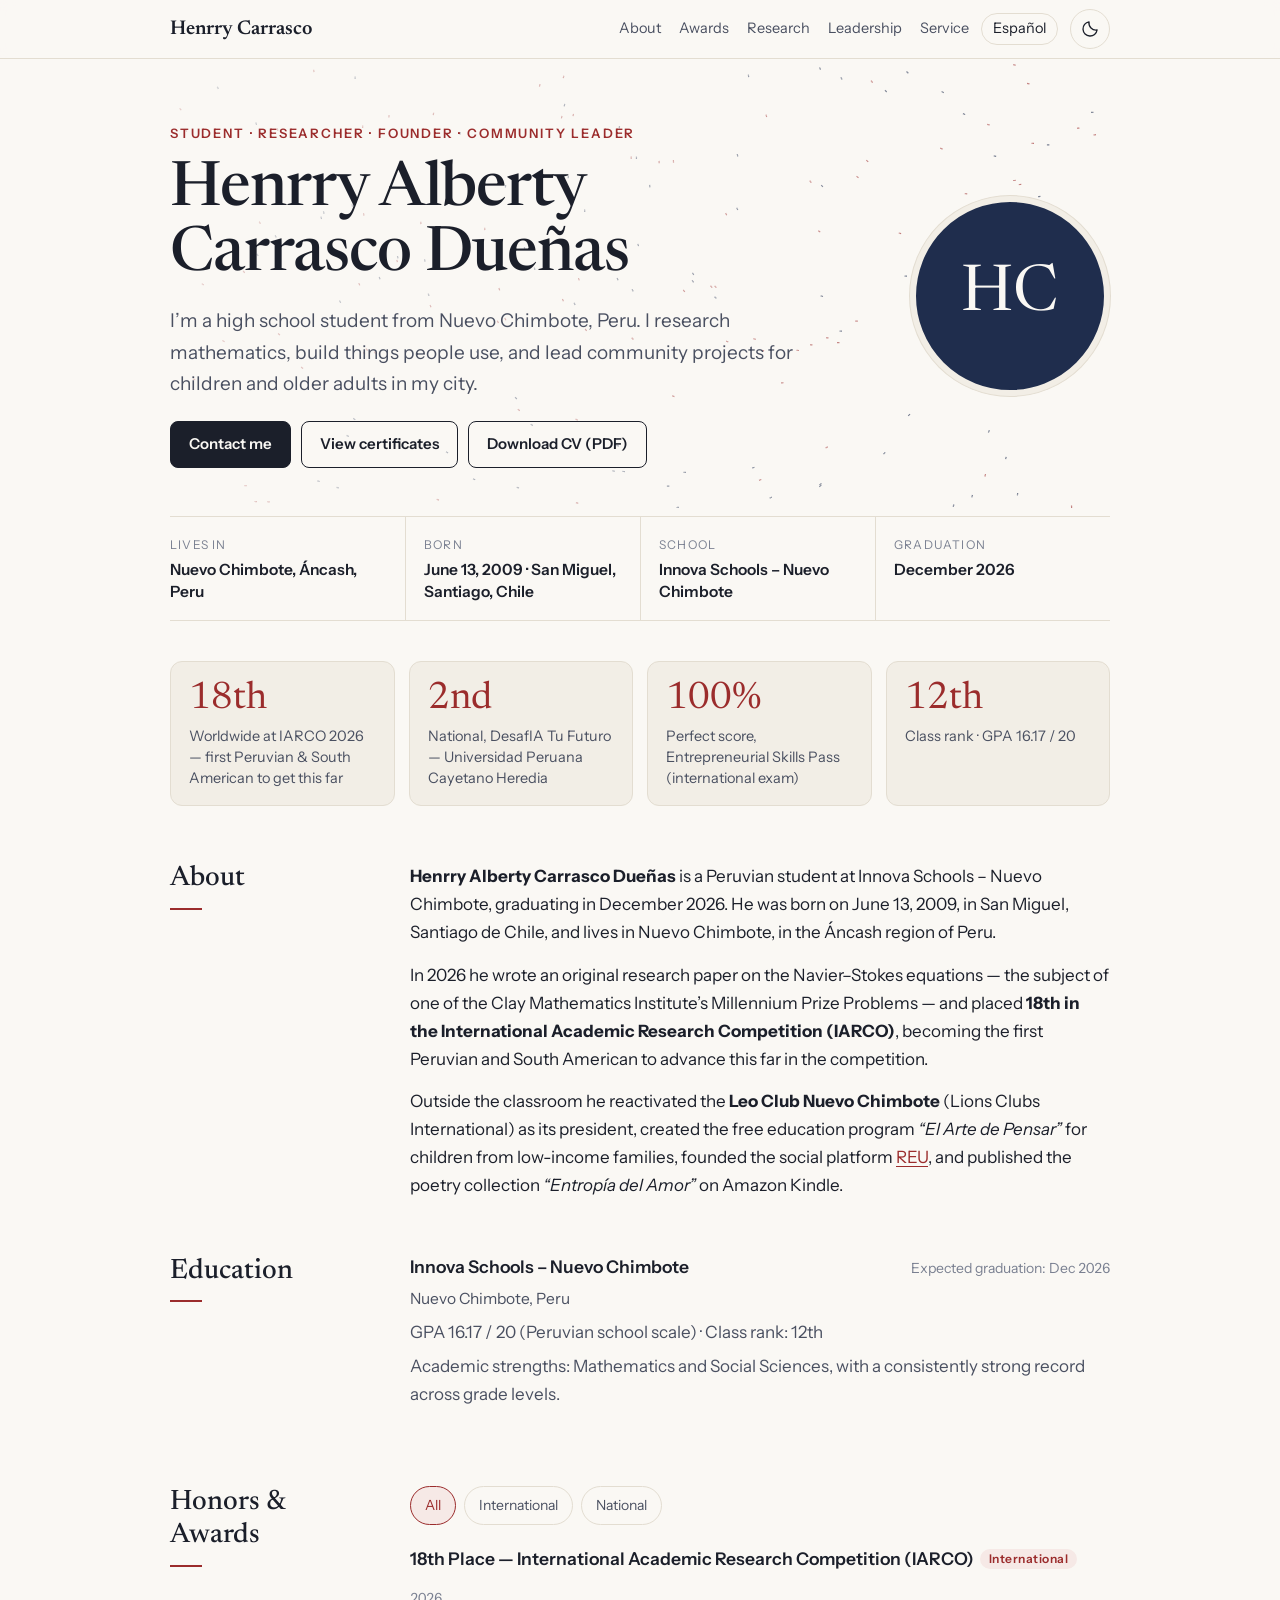
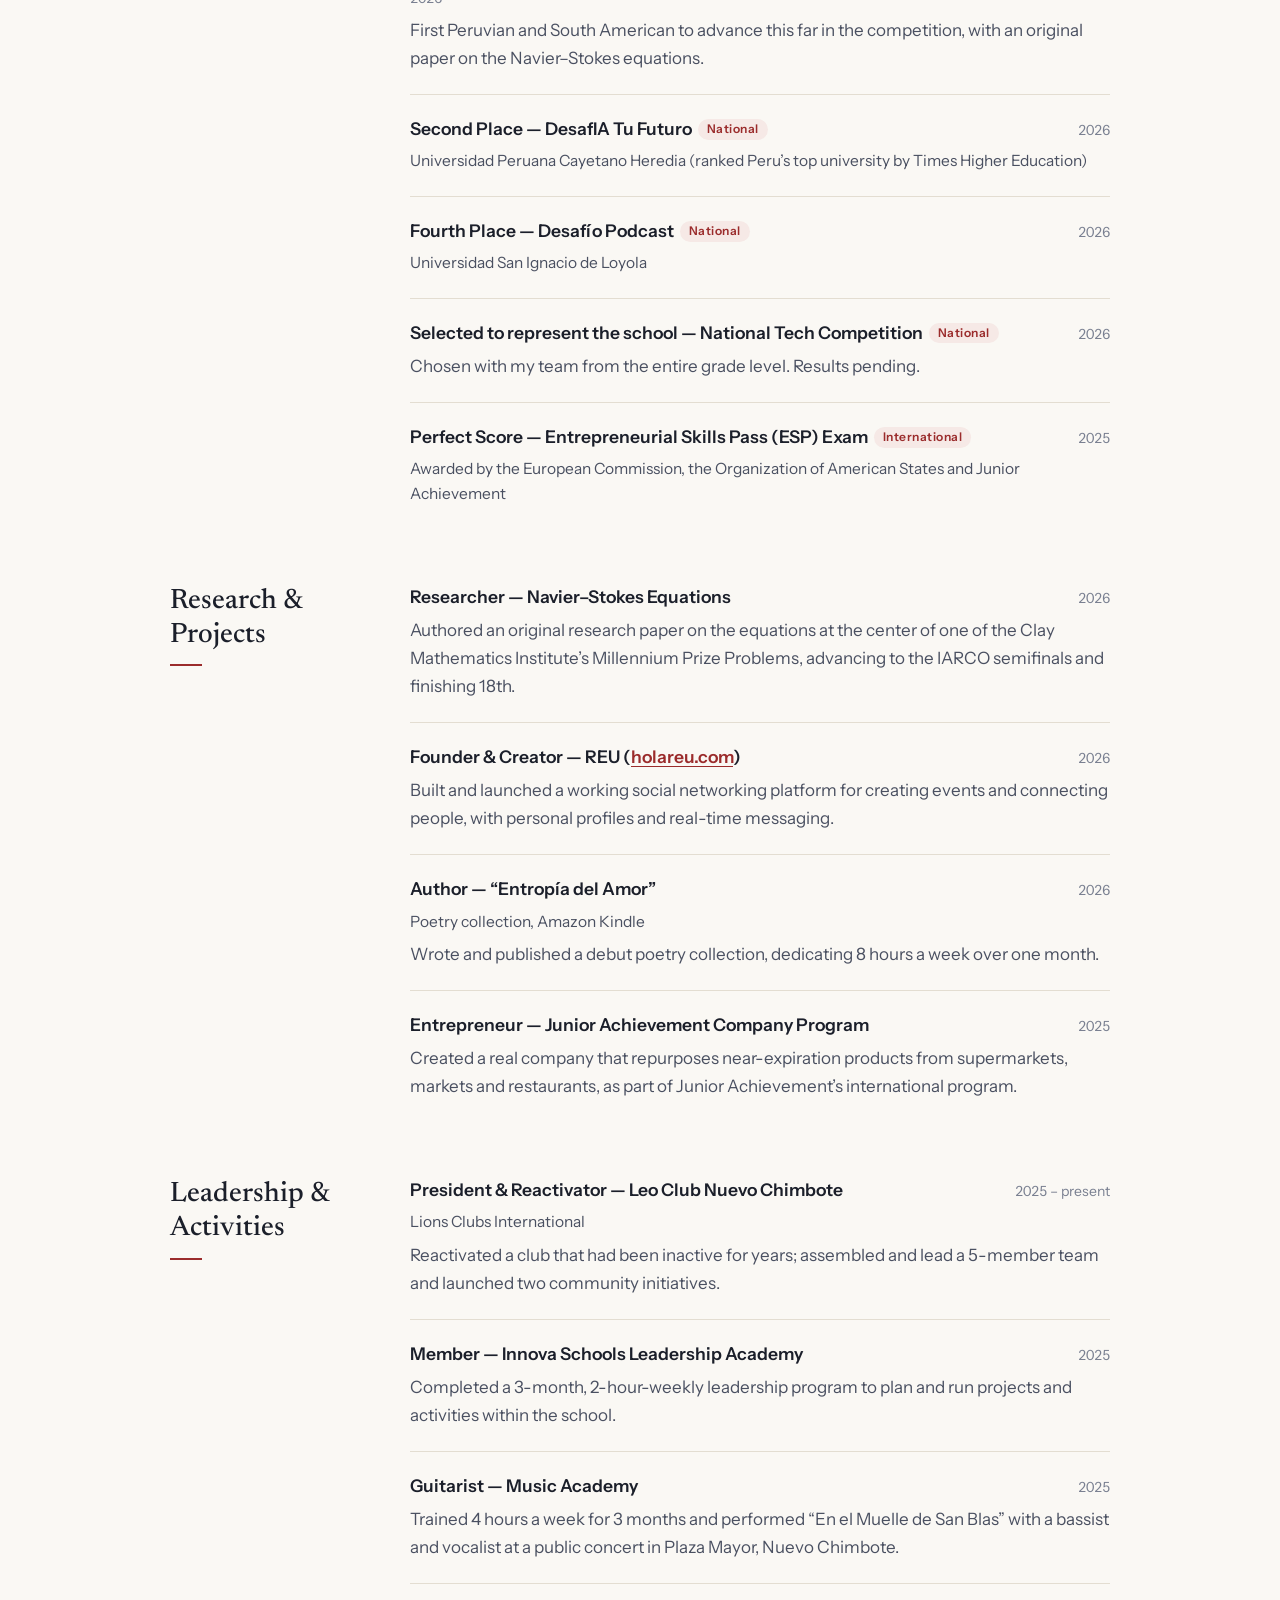
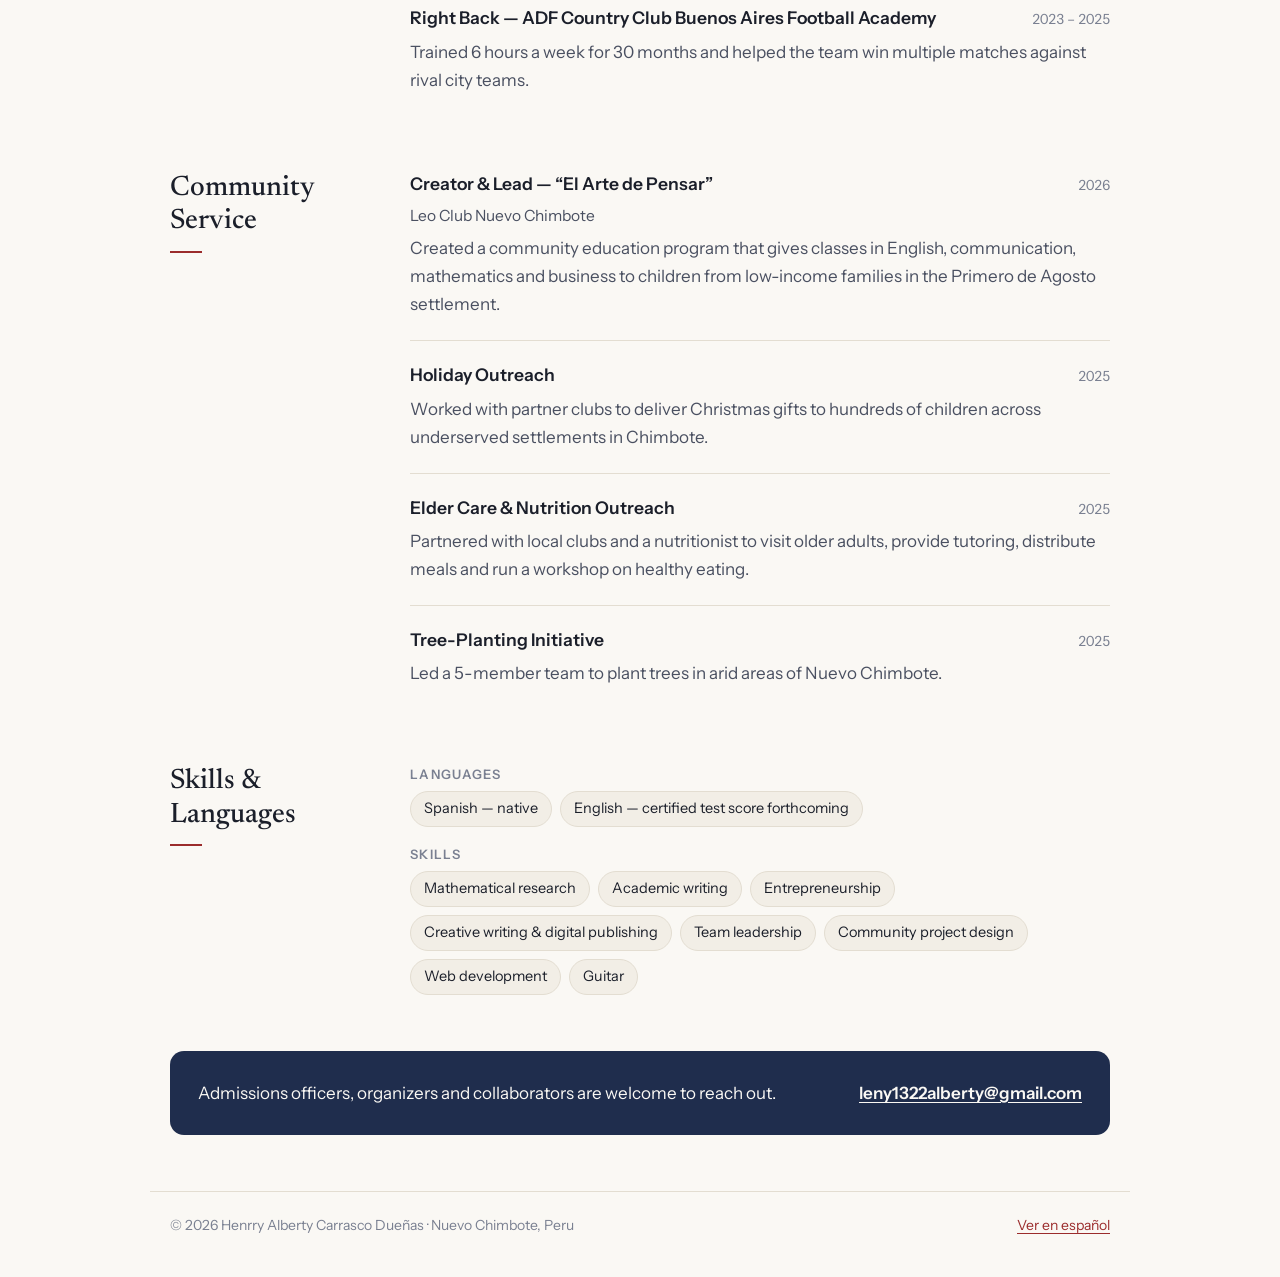
<file: index.html>
<!doctype html>
<html lang="en">
<head>
  <meta charset="utf-8">
  <meta name="viewport" content="width=device-width, initial-scale=1">
  <title>Henrry Carrasco Dueñas — Student Researcher, Founder &amp; Community Leader | Nuevo Chimbote, Peru</title>
  <meta name="description" content="Official website of Henrry Alberty Carrasco Dueñas, a student from Nuevo Chimbote, Peru: 18th place at IARCO 2026, 2nd place at UPCH's DesafIA Tu Futuro, President of Leo Club Nuevo Chimbote, founder of REU and author of “Entropía del Amor”.">
  <meta name="author" content="Henrry Alberty Carrasco Dueñas">
  <link rel="canonical" href="https://henrrycarrasco.me/">
  <link rel="alternate" hreflang="en" href="https://henrrycarrasco.me/">
  <link rel="alternate" hreflang="es" href="https://henrrycarrasco.me/es/">
  <link rel="alternate" hreflang="x-default" href="https://henrrycarrasco.me/">
  <link rel="icon" href="favicon.svg" type="image/svg+xml">
  <meta name="theme-color" content="#1f2d4d">

  <!-- Open Graph (how the link looks when shared) -->
  <meta property="og:type" content="profile">
  <meta property="og:title" content="Henrry Carrasco Dueñas">
  <meta property="og:description" content="Student researcher, founder and community leader from Nuevo Chimbote, Peru.">
  <meta property="og:url" content="https://henrrycarrasco.me/">
  <meta property="og:locale" content="en_US">
  <meta property="og:locale:alternate" content="es_PE">
  <meta property="profile:first_name" content="Henrry">
  <meta property="profile:last_name" content="Carrasco Dueñas">
  <meta name="twitter:card" content="summary">

  <!-- Apply the saved theme before paint; storage may be unavailable. -->
  <script>
    try {
      var savedTheme = localStorage.getItem('theme');
      if (savedTheme === 'light' || savedTheme === 'dark') {
        document.documentElement.dataset.theme = savedTheme;
      }
    } catch (error) { /* Use the system theme when storage is unavailable. */ }
    document.documentElement.classList.add('js');
  </script>
  <link rel="preconnect" href="https://fonts.googleapis.com">
  <link rel="preconnect" href="https://fonts.gstatic.com" crossorigin>
  <link href="https://fonts.googleapis.com/css2?family=Instrument+Sans:wght@400;600&family=Newsreader:opsz,wght@6..72,400;6..72,500;6..72,600&display=swap" rel="stylesheet">
  <link rel="stylesheet" href="styles.css">
  <script src="main.js" defer></script>

  <!-- Structured data: tells Google who this page is about -->
  <script type="application/ld+json">
  {
    "@context": "https://schema.org",
    "@type": "ProfilePage",
    "url": "https://henrrycarrasco.me/",
    "inLanguage": "en",
    "mainEntity": {
      "@type": "Person",
      "@id": "https://henrrycarrasco.me/#person",
      "name": "Henrry Alberty Carrasco Dueñas",
      "alternateName": ["Henrry Carrasco", "Henrry Carrasco Dueñas", "Henrry Alberty Carrasco", "Henrry A. Carrasco Dueñas"],
      "givenName": "Henrry Alberty",
      "familyName": "Carrasco Dueñas",
      "url": "https://henrrycarrasco.me/",
      "email": "mailto:leny1322alberty@gmail.com",
      "description": "Student researcher, entrepreneur and community leader from Nuevo Chimbote, Peru.",
      "birthDate": "2009-06-13",
      "birthPlace": {
        "@type": "Place",
        "name": "San Miguel, Santiago, Chile",
        "address": { "@type": "PostalAddress", "addressLocality": "San Miguel", "addressRegion": "Santiago Metropolitan Region", "addressCountry": "CL" }
      },
      "nationality": { "@type": "Country", "name": "Peru" },
      "homeLocation": { "@type": "Place", "name": "Nuevo Chimbote, Áncash, Peru" },
      "affiliation": [
        { "@type": "HighSchool", "name": "Innova Schools – Nuevo Chimbote" },
        { "@type": "Organization", "name": "Leo Club Nuevo Chimbote (Lions Clubs International)" }
      ],
      "alumniOf": { "@type": "HighSchool", "name": "Innova Schools – Nuevo Chimbote", "address": "Nuevo Chimbote, Peru" },
      "jobTitle": "Student",
      "knowsLanguage": ["Spanish", "English"],
      "knowsAbout": ["Mathematical research", "Navier–Stokes equations", "Entrepreneurship", "Creative writing", "Community leadership"],
      "award": [
        "18th Place, International Academic Research Competition (IARCO) 2026 — first Peruvian and South American to advance this far",
        "Second Place, DesafIA Tu Futuro, Universidad Peruana Cayetano Heredia (2026)",
        "Fourth Place, Desafío Podcast, Universidad San Ignacio de Loyola (2026)",
        "Perfect Score, Entrepreneurial Skills Pass (ESP) Exam (2025)"
      ],
      "sameAs": [
        "https://holareu.com"
      ]
    }
  }
  </script>
</head>
<body>
<div class="scroll-progress" aria-hidden="true"></div>

<header class="topbar">
  <div class="wrap">
    <a class="brand" href="#top">Henrry Carrasco</a>
    <nav class="nav" aria-label="Sections">
      <div class="nav-sections" id="nav-sections">
        <a class="sec" href="#about">About</a>
        <a class="sec" href="#awards">Awards</a>
        <a class="sec" href="#research">Research</a>
        <a class="sec" href="#leadership">Leadership</a>
        <a class="sec" href="#service">Service</a>
      </div>
      <a class="lang" href="es/" hreflang="es" lang="es">Español</a>
      <button class="icon-button theme-toggle" type="button" aria-label="Toggle theme" hidden>
        <svg class="theme-sun" viewBox="0 0 24 24" aria-hidden="true" focusable="false"><circle cx="12" cy="12" r="4"/><path d="M12 2v2m0 16v2M2 12h2m16 0h2M5 5l1.5 1.5m11 11L19 19M5 19l1.5-1.5m11-11L19 5"/></svg>
        <svg class="theme-moon" viewBox="0 0 24 24" aria-hidden="true" focusable="false"><path d="M20.5 13.2A8.5 8.5 0 0 1 10.8 3.5a8.5 8.5 0 1 0 9.7 9.7Z"/></svg>
      </button>
      <button class="icon-button menu-toggle" type="button" aria-label="Open menu" aria-expanded="false" aria-controls="nav-sections" hidden>
        <svg viewBox="0 0 24 24" aria-hidden="true" focusable="false"><path class="menu-lines" d="M4 6h16M4 12h16M4 18h16"/><path class="menu-close" d="m6 6 12 12M6 18 18 6"/></svg>
      </button>
    </nav>
  </div>
</header>

<main id="top">
  <div class="wrap">

    <!-- ===== HERO ===== -->
    <section class="hero">
      <canvas class="hero-flow" aria-hidden="true"></canvas>
      <div class="hero-grid">
        <div>
          <p class="eyebrow">Student · Researcher · Founder · Community leader</p>
          <h1>Henrry Alberty Carrasco&nbsp;Dueñas</h1>
          <p class="lede">I’m a high school student from Nuevo Chimbote, Peru. I research mathematics, build things people use, and lead community projects for children and older adults in my city.</p>
          <div class="cta">
            <a class="btn primary" href="mailto:leny1322alberty@gmail.com">Contact me</a>
            <a class="btn" href="https://drive.google.com/drive/folders/1dyShgl2RvYfuee-PFM-ippFlacU6unIr?usp=sharing" target="_blank" rel="noopener">View certificates</a>
            <button class="btn print-button" type="button" hidden>Download CV (PDF)</button>
          </div>
        </div>
        <!-- To use a photo: save it as henrry-carrasco.jpg next to this file and replace "HC" with
             <img src="henrry-carrasco.jpg" alt="Henrry Carrasco Dueñas"> -->
        <div class="portrait" aria-hidden="true">HC</div>
      </div>
    </section>

    <dl class="facts">
      <div class="fact"><dt>Lives in</dt><dd>Nuevo Chimbote, Áncash, Peru</dd></div>
      <div class="fact"><dt>Born</dt><dd>June 13, 2009 · San Miguel, Santiago, Chile</dd></div>
      <div class="fact"><dt>School</dt><dd>Innova Schools – Nuevo Chimbote</dd></div>
      <div class="fact"><dt>Graduation</dt><dd>December 2026</dd></div>
    </dl>

    <div class="highlights">
      <div class="hl"><div class="num">18th</div><p>Worldwide at IARCO 2026 — first Peruvian &amp; South American to get this far</p></div>
      <div class="hl"><div class="num">2nd</div><p>National, DesafIA Tu Futuro — Universidad Peruana Cayetano Heredia</p></div>
      <div class="hl"><div class="num">100%</div><p>Perfect score, Entrepreneurial Skills Pass (international exam)</p></div>
      <div class="hl"><div class="num">12th</div><p>Class rank · GPA 16.17 / 20</p></div>
    </div>

    <!-- ===== ABOUT ===== -->
    <section class="block" id="about">
      <div class="block-head">
        <h2>About</h2>
        <div class="about">
          <p><strong>Henrry Alberty Carrasco Dueñas</strong> is a Peruvian student at Innova Schools – Nuevo Chimbote, graduating in December 2026. He was born on June 13, 2009, in San Miguel, Santiago de Chile, and lives in Nuevo Chimbote, in the Áncash region of Peru.</p>
          <p>In 2026 he wrote an original research paper on the Navier–Stokes equations — the subject of one of the Clay Mathematics Institute’s Millennium Prize Problems — and placed <strong>18th in the International Academic Research Competition (IARCO)</strong>, becoming the first Peruvian and South American to advance this far in the competition.</p>
          <p>Outside the classroom he reactivated the <strong>Leo Club Nuevo Chimbote</strong> (Lions Clubs International) as its president, created the free education program <em>“El Arte de Pensar”</em> for children from low-income families, founded the social platform <a href="https://holareu.com" target="_blank" rel="noopener">REU</a>, and published the poetry collection <em>“Entropía del Amor”</em> on Amazon Kindle.</p>
        </div>
      </div>
    </section>

    <!-- ===== EDUCATION ===== -->
    <section class="block" id="education">
      <div class="block-head">
        <h2>Education</h2>
        <ul class="items">
          <li class="item">
            <div class="item-top"><h3>Innova Schools – Nuevo Chimbote</h3><span class="when">Expected graduation: Dec 2026</span></div>
            <p class="org">Nuevo Chimbote, Peru</p>
            <p>GPA 16.17 / 20 (Peruvian school scale) · Class rank: 12th</p>
            <p>Academic strengths: Mathematics and Social Sciences, with a consistently strong record across grade levels.</p>
          </li>
        </ul>
      </div>
    </section>

    <!-- ===== AWARDS ===== -->
    <section class="block" id="awards">
      <div class="block-head">
        <h2>Honors &amp; Awards</h2>
        <ul class="items">
          <li class="item">
            <div class="item-top"><h3>18th Place — International Academic Research Competition (IARCO)<span class="tag">International</span></h3><span class="when">2026</span></div>
            <p>First Peruvian and South American to advance this far in the competition, with an original paper on the Navier–Stokes equations.</p>
          </li>
          <li class="item">
            <div class="item-top"><h3>Second Place — DesafIA Tu Futuro<span class="tag">National</span></h3><span class="when">2026</span></div>
            <p class="org">Universidad Peruana Cayetano Heredia (ranked Peru’s top university by Times Higher Education)</p>
          </li>
          <li class="item">
            <div class="item-top"><h3>Fourth Place — Desafío Podcast<span class="tag">National</span></h3><span class="when">2026</span></div>
            <p class="org">Universidad San Ignacio de Loyola</p>
          </li>
          <li class="item">
            <div class="item-top"><h3>Selected to represent the school — National Tech Competition<span class="tag">National</span></h3><span class="when">2026</span></div>
            <p>Chosen with my team from the entire grade level. Results pending.</p>
          </li>
          <li class="item">
            <div class="item-top"><h3>Perfect Score — Entrepreneurial Skills Pass (ESP) Exam<span class="tag">International</span></h3><span class="when">2025</span></div>
            <p class="org">Awarded by the European Commission, the Organization of American States and Junior Achievement</p>
          </li>
        </ul>
      </div>
    </section>

    <!-- ===== RESEARCH & PROJECTS ===== -->
    <section class="block" id="research">
      <div class="block-head">
        <h2>Research &amp; Projects</h2>
        <ul class="items">
          <li class="item">
            <div class="item-top"><h3>Researcher — Navier–Stokes Equations</h3><span class="when">2026</span></div>
            <p>Authored an original research paper on the equations at the center of one of the Clay Mathematics Institute’s Millennium Prize Problems, advancing to the IARCO semifinals and finishing 18th.</p>
          </li>
          <li class="item">
            <div class="item-top"><h3>Founder &amp; Creator — REU (<a href="https://holareu.com" target="_blank" rel="noopener">holareu.com</a>)</h3><span class="when">2026</span></div>
            <p>Built and launched a working social networking platform for creating events and connecting people, with personal profiles and real-time messaging.</p>
          </li>
          <li class="item">
            <div class="item-top"><h3>Author — “Entropía del Amor”</h3><span class="when">2026</span></div>
            <p class="org">Poetry collection, Amazon Kindle</p>
            <p>Wrote and published a debut poetry collection, dedicating 8 hours a week over one month.</p>
          </li>
          <li class="item">
            <div class="item-top"><h3>Entrepreneur — Junior Achievement Company Program</h3><span class="when">2025</span></div>
            <p>Created a real company that repurposes near-expiration products from supermarkets, markets and restaurants, as part of Junior Achievement’s international program.</p>
          </li>
        </ul>
      </div>
    </section>

    <!-- ===== LEADERSHIP ===== -->
    <section class="block" id="leadership">
      <div class="block-head">
        <h2>Leadership &amp; Activities</h2>
        <ul class="items">
          <li class="item">
            <div class="item-top"><h3>President &amp; Reactivator — Leo Club Nuevo Chimbote</h3><span class="when">2025 – present</span></div>
            <p class="org">Lions Clubs International</p>
            <p>Reactivated a club that had been inactive for years; assembled and lead a 5-member team and launched two community initiatives.</p>
          </li>
          <li class="item">
            <div class="item-top"><h3>Member — Innova Schools Leadership Academy</h3><span class="when">2025</span></div>
            <p>Completed a 3-month, 2-hour-weekly leadership program to plan and run projects and activities within the school.</p>
          </li>
          <li class="item">
            <div class="item-top"><h3>Guitarist — Music Academy</h3><span class="when">2025</span></div>
            <p>Trained 4 hours a week for 3 months and performed “En el Muelle de San Blas” with a bassist and vocalist at a public concert in Plaza Mayor, Nuevo Chimbote.</p>
          </li>
          <li class="item">
            <div class="item-top"><h3>Right Back — ADF Country Club Buenos Aires Football Academy</h3><span class="when">2023 – 2025</span></div>
            <p>Trained 6 hours a week for 30 months and helped the team win multiple matches against rival city teams.</p>
          </li>
        </ul>
      </div>
    </section>

    <!-- ===== SERVICE ===== -->
    <section class="block" id="service">
      <div class="block-head">
        <h2>Community Service</h2>
        <ul class="items">
          <li class="item">
            <div class="item-top"><h3>Creator &amp; Lead — “El Arte de Pensar”</h3><span class="when">2026</span></div>
            <p class="org">Leo Club Nuevo Chimbote</p>
            <p>Created a community education program that gives classes in English, communication, mathematics and business to children from low-income families in the Primero de Agosto settlement.</p>
          </li>
          <li class="item">
            <div class="item-top"><h3>Holiday Outreach</h3><span class="when">2025</span></div>
            <p>Worked with partner clubs to deliver Christmas gifts to hundreds of children across underserved settlements in Chimbote.</p>
          </li>
          <li class="item">
            <div class="item-top"><h3>Elder Care &amp; Nutrition Outreach</h3><span class="when">2025</span></div>
            <p>Partnered with local clubs and a nutritionist to visit older adults, provide tutoring, distribute meals and run a workshop on healthy eating.</p>
          </li>
          <li class="item">
            <div class="item-top"><h3>Tree-Planting Initiative</h3><span class="when">2025</span></div>
            <p>Led a 5-member team to plant trees in arid areas of Nuevo Chimbote.</p>
          </li>
        </ul>
      </div>
    </section>

    <!-- ===== SKILLS ===== -->
    <section class="block" id="skills">
      <div class="block-head">
        <h2>Skills &amp; Languages</h2>
        <div class="skills">
          <div>
            <h3>Languages</h3>
            <ul class="chips"><li>Spanish — native</li><li>English — certified test score forthcoming</li></ul>
          </div>
          <div>
            <h3>Skills</h3>
            <ul class="chips">
              <li>Mathematical research</li><li>Academic writing</li><li>Entrepreneurship</li>
              <li>Creative writing &amp; digital publishing</li><li>Team leadership</li>
              <li>Community project design</li><li>Web development</li><li>Guitar</li>
            </ul>
          </div>
        </div>
      </div>
    </section>

    <!-- ===== CONTACT ===== -->
    <section class="block" id="contact">
      <div class="contact-card">
        <p>Admissions officers, organizers and collaborators are welcome to reach out.</p>
        <a href="mailto:leny1322alberty@gmail.com">leny1322alberty@gmail.com</a>
      </div>
    </section>

  </div>
</main>

<footer>
  <div class="wrap">
    <span>© 2026 Henrry Alberty Carrasco Dueñas · Nuevo Chimbote, Peru</span>
    <a href="es/" hreflang="es" lang="es">Ver en español</a>
  </div>
</footer>

<button class="icon-button back-to-top" type="button" aria-label="Back to top" hidden>
  <svg viewBox="0 0 24 24" aria-hidden="true" focusable="false"><path d="m5 12 7-7 7 7M12 5v14"/></svg>
</button>

</body>
</html>
</file>
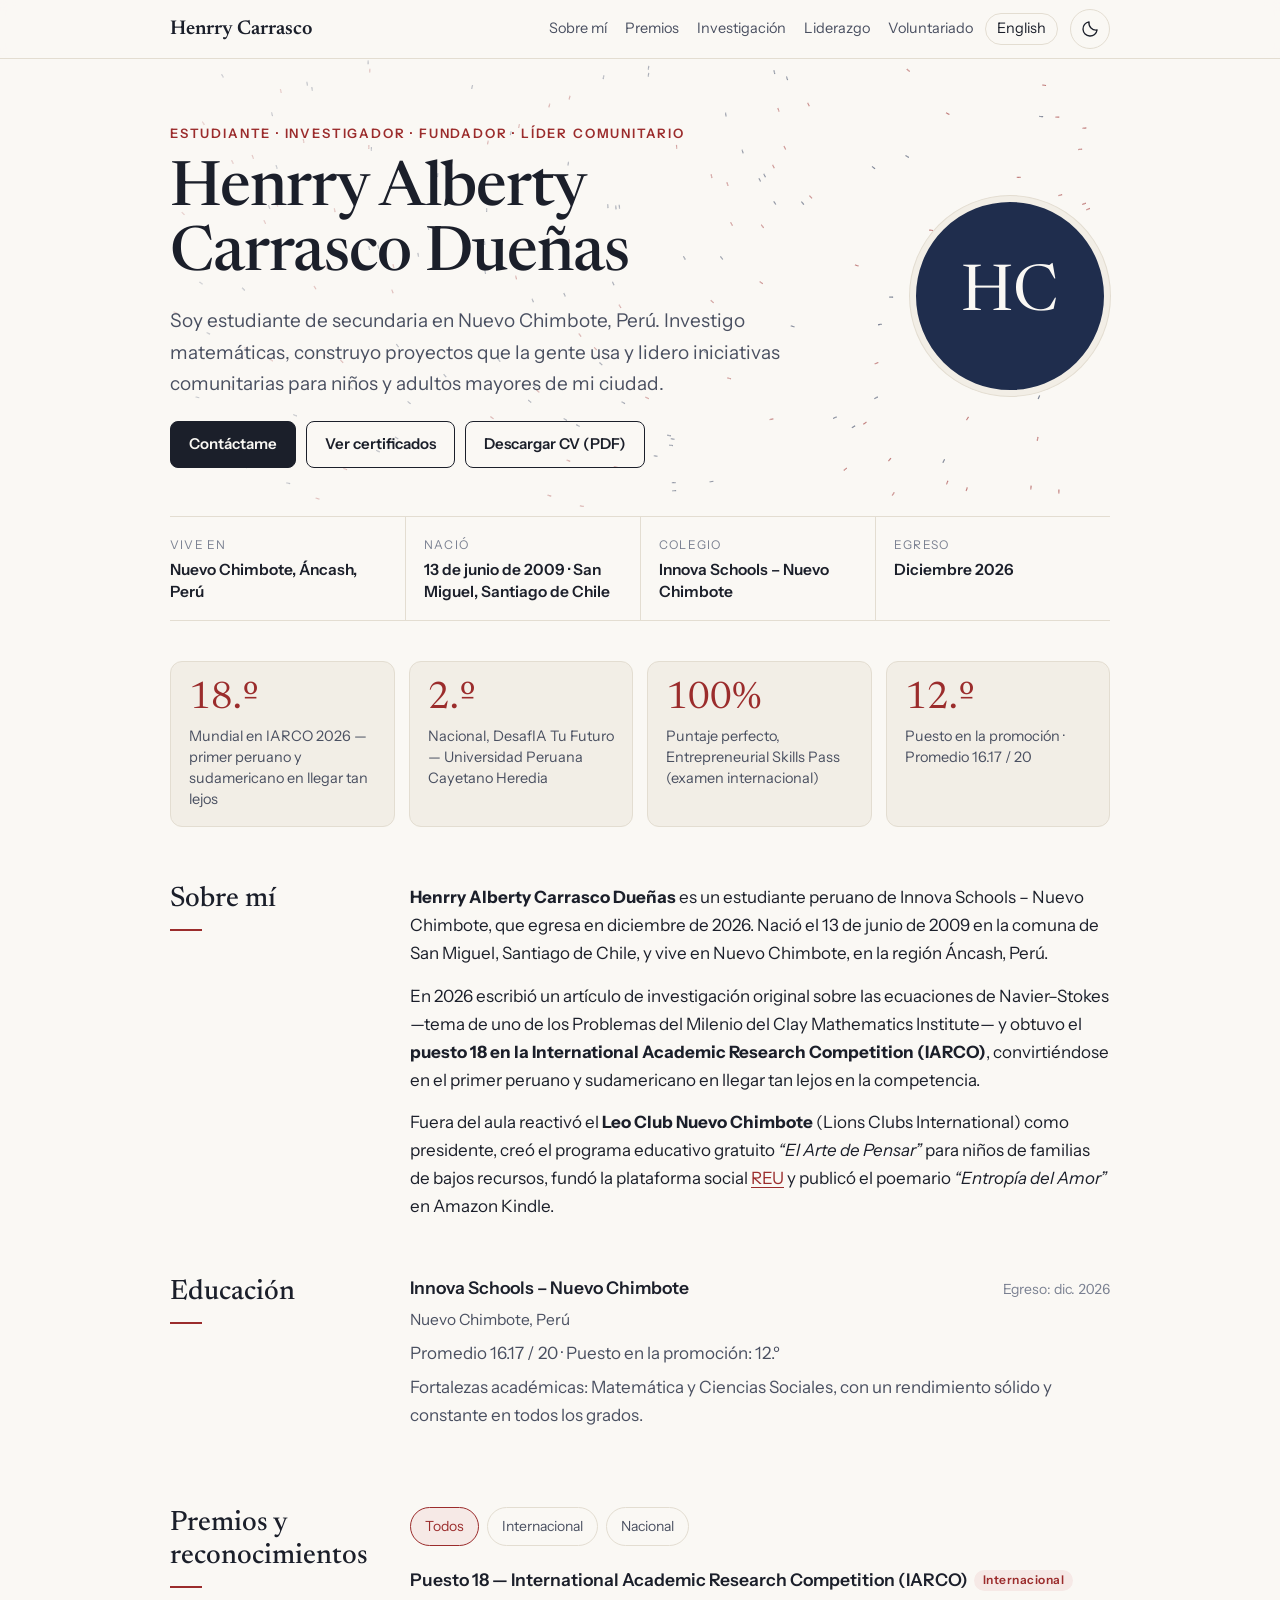
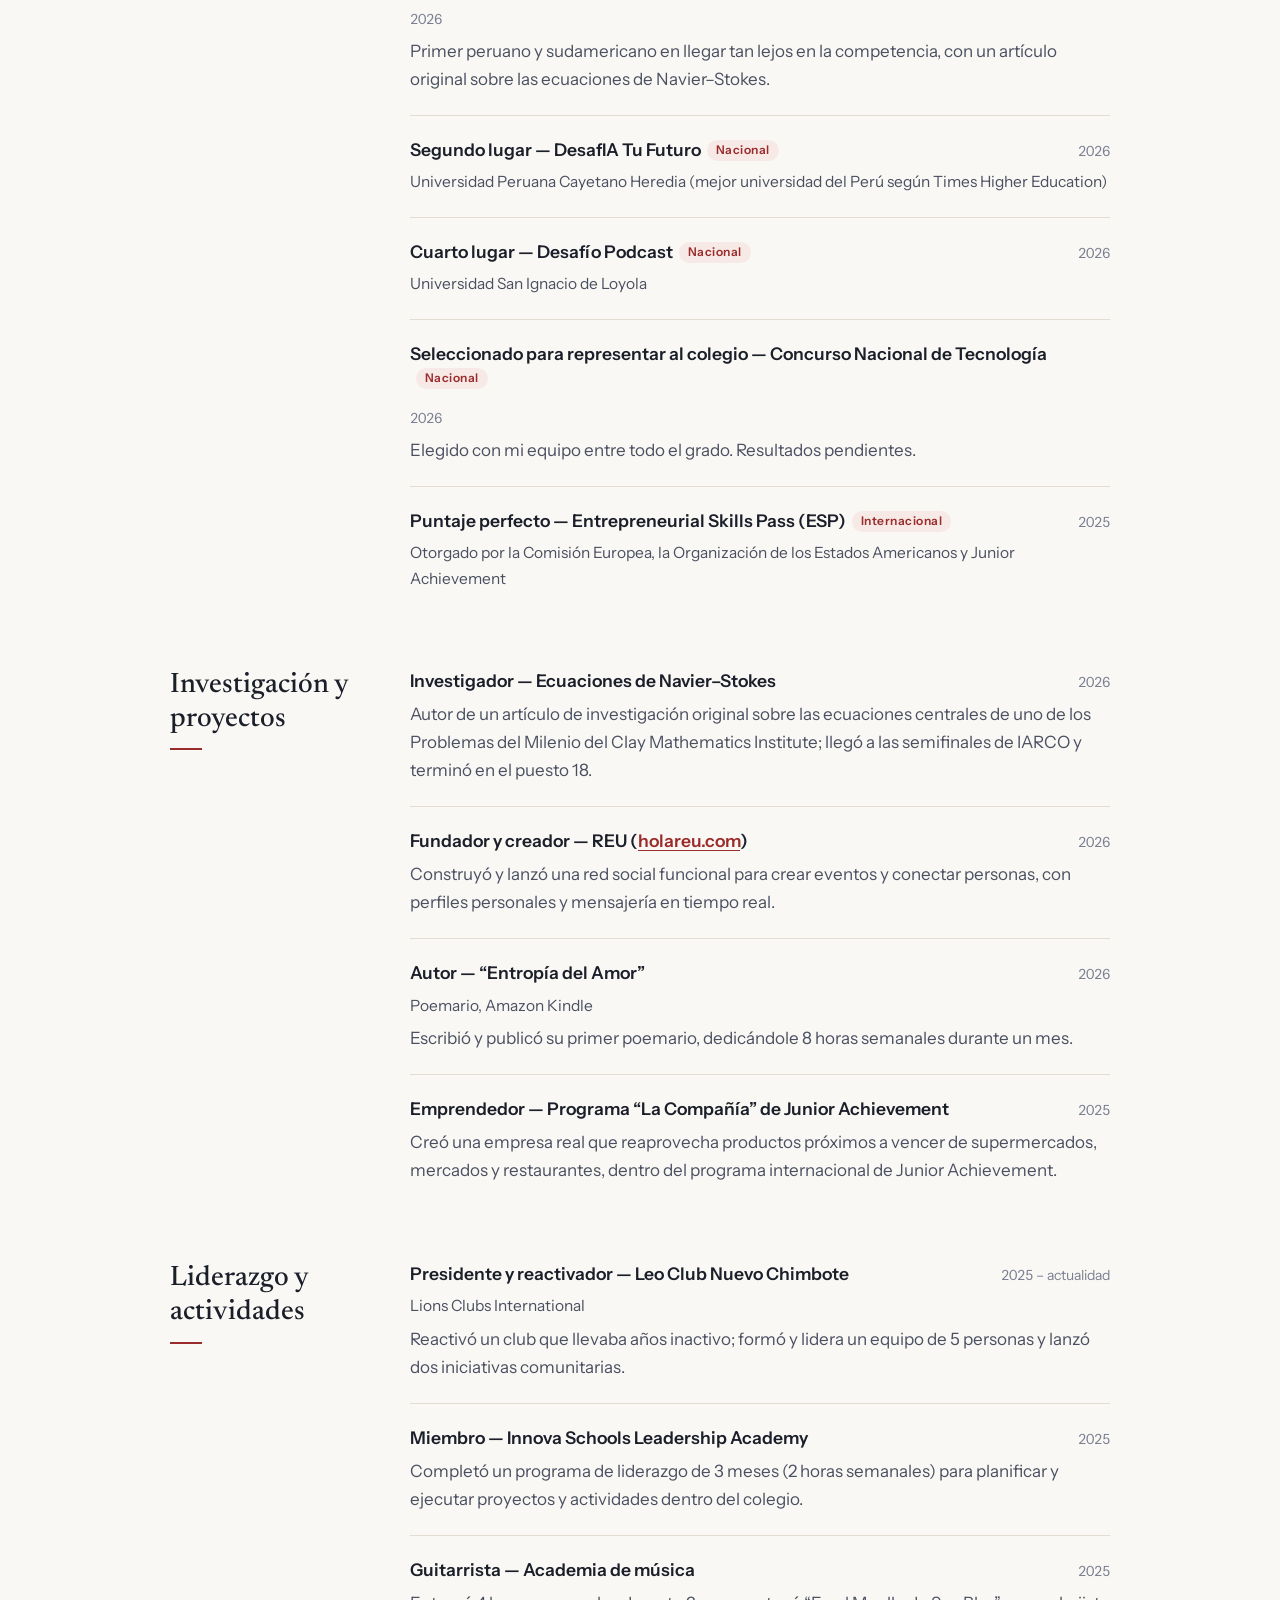
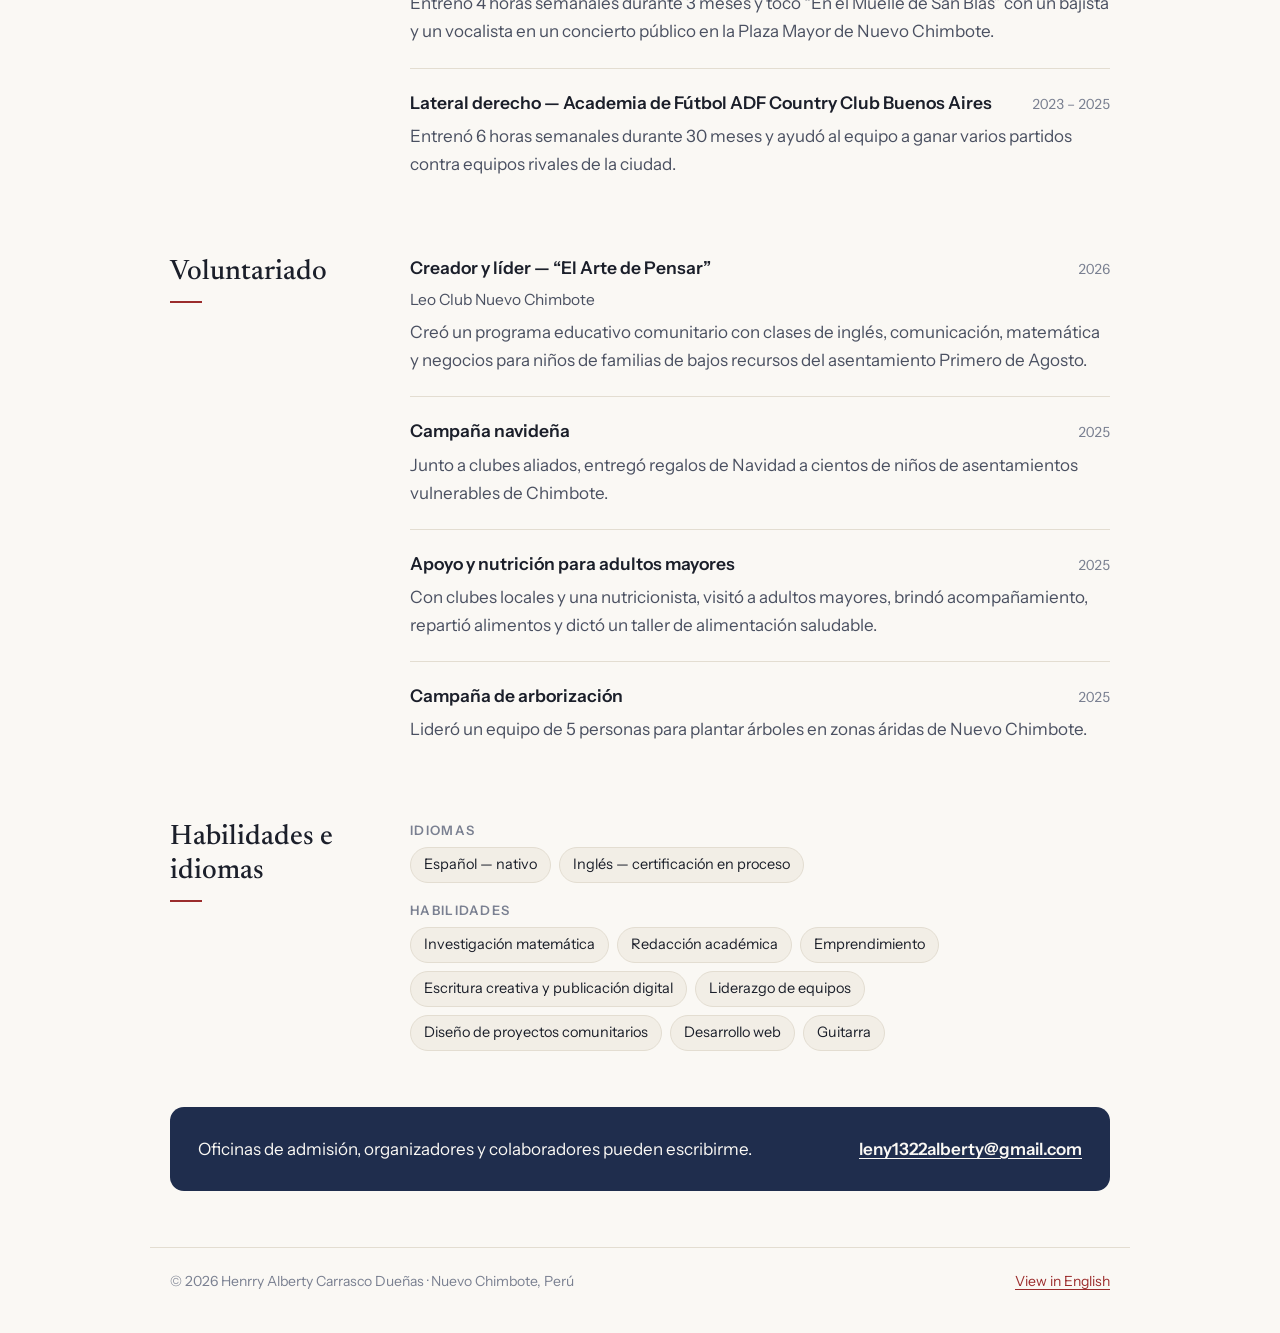
<file: es/index.html>
<!doctype html>
<html lang="es">
<head>
  <meta charset="utf-8">
  <meta name="viewport" content="width=device-width, initial-scale=1">
  <title>Henrry Carrasco Dueñas — Estudiante investigador, fundador y líder comunitario | Nuevo Chimbote, Perú</title>
  <meta name="description" content="Web oficial de Henrry Alberty Carrasco Dueñas, estudiante de Nuevo Chimbote, Perú: puesto 18 en IARCO 2026, segundo lugar en DesafIA Tu Futuro (UPCH), presidente del Leo Club Nuevo Chimbote, fundador de REU y autor de “Entropía del Amor”.">
  <meta name="author" content="Henrry Alberty Carrasco Dueñas">
  <link rel="canonical" href="https://henrrycarrasco.me/es/">
  <link rel="alternate" hreflang="en" href="https://henrrycarrasco.me/">
  <link rel="alternate" hreflang="es" href="https://henrrycarrasco.me/es/">
  <link rel="alternate" hreflang="x-default" href="https://henrrycarrasco.me/">
  <link rel="icon" href="../favicon.svg" type="image/svg+xml">
  <meta name="theme-color" content="#1f2d4d">

  <meta property="og:type" content="profile">
  <meta property="og:title" content="Henrry Carrasco Dueñas">
  <meta property="og:description" content="Estudiante investigador, fundador y líder comunitario de Nuevo Chimbote, Perú.">
  <meta property="og:url" content="https://henrrycarrasco.me/es/">
  <meta property="og:locale" content="es_PE">
  <meta property="og:locale:alternate" content="en_US">
  <meta property="profile:first_name" content="Henrry">
  <meta property="profile:last_name" content="Carrasco Dueñas">
  <meta name="twitter:card" content="summary">

  <!-- Apply the saved theme before paint; storage may be unavailable. -->
  <script>
    try {
      var savedTheme = localStorage.getItem('theme');
      if (savedTheme === 'light' || savedTheme === 'dark') {
        document.documentElement.dataset.theme = savedTheme;
      }
    } catch (error) { /* Use the system theme when storage is unavailable. */ }
    document.documentElement.classList.add('js');
  </script>
  <link rel="preconnect" href="https://fonts.googleapis.com">
  <link rel="preconnect" href="https://fonts.gstatic.com" crossorigin>
  <link href="https://fonts.googleapis.com/css2?family=Instrument+Sans:wght@400;600&family=Newsreader:opsz,wght@6..72,400;6..72,500;6..72,600&display=swap" rel="stylesheet">
  <link rel="stylesheet" href="../styles.css">
  <script src="../main.js" defer></script>

  <script type="application/ld+json">
  {
    "@context": "https://schema.org",
    "@type": "ProfilePage",
    "url": "https://henrrycarrasco.me/es/",
    "inLanguage": "es",
    "mainEntity": { "@id": "https://henrrycarrasco.me/#person" }
  }
  </script>
</head>
<body>
<div class="scroll-progress" aria-hidden="true"></div>

<header class="topbar">
  <div class="wrap">
    <a class="brand" href="#top">Henrry Carrasco</a>
    <nav class="nav" aria-label="Secciones">
      <div class="nav-sections" id="nav-sections">
        <a class="sec" href="#sobre-mi">Sobre mí</a>
        <a class="sec" href="#premios">Premios</a>
        <a class="sec" href="#investigacion">Investigación</a>
        <a class="sec" href="#liderazgo">Liderazgo</a>
        <a class="sec" href="#servicio">Voluntariado</a>
      </div>
      <a class="lang" href="../" hreflang="en" lang="en">English</a>
      <button class="icon-button theme-toggle" type="button" aria-label="Cambiar tema" hidden>
        <svg class="theme-sun" viewBox="0 0 24 24" aria-hidden="true" focusable="false"><circle cx="12" cy="12" r="4"/><path d="M12 2v2m0 16v2M2 12h2m16 0h2M5 5l1.5 1.5m11 11L19 19M5 19l1.5-1.5m11-11L19 5"/></svg>
        <svg class="theme-moon" viewBox="0 0 24 24" aria-hidden="true" focusable="false"><path d="M20.5 13.2A8.5 8.5 0 0 1 10.8 3.5a8.5 8.5 0 1 0 9.7 9.7Z"/></svg>
      </button>
      <button class="icon-button menu-toggle" type="button" aria-label="Abrir menú" aria-expanded="false" aria-controls="nav-sections" hidden>
        <svg viewBox="0 0 24 24" aria-hidden="true" focusable="false"><path class="menu-lines" d="M4 6h16M4 12h16M4 18h16"/><path class="menu-close" d="m6 6 12 12M6 18 18 6"/></svg>
      </button>
    </nav>
  </div>
</header>

<main id="top">
  <div class="wrap">

    <section class="hero">
      <canvas class="hero-flow" aria-hidden="true"></canvas>
      <div class="hero-grid">
        <div>
          <p class="eyebrow">Estudiante · Investigador · Fundador · Líder comunitario</p>
          <h1>Henrry Alberty Carrasco&nbsp;Dueñas</h1>
          <p class="lede">Soy estudiante de secundaria en Nuevo Chimbote, Perú. Investigo matemáticas, construyo proyectos que la gente usa y lidero iniciativas comunitarias para niños y adultos mayores de mi ciudad.</p>
          <div class="cta">
            <a class="btn primary" href="mailto:leny1322alberty@gmail.com">Contáctame</a>
            <a class="btn" href="https://drive.google.com/drive/folders/1dyShgl2RvYfuee-PFM-ippFlacU6unIr?usp=sharing" target="_blank" rel="noopener">Ver certificados</a>
            <button class="btn print-button" type="button" hidden>Descargar CV (PDF)</button>
          </div>
        </div>
        <div class="portrait" aria-hidden="true">HC</div>
      </div>
    </section>

    <dl class="facts">
      <div class="fact"><dt>Vive en</dt><dd>Nuevo Chimbote, Áncash, Perú</dd></div>
      <div class="fact"><dt>Nació</dt><dd>13 de junio de 2009 · San Miguel, Santiago de Chile</dd></div>
      <div class="fact"><dt>Colegio</dt><dd>Innova Schools – Nuevo Chimbote</dd></div>
      <div class="fact"><dt>Egreso</dt><dd>Diciembre 2026</dd></div>
    </dl>

    <div class="highlights">
      <div class="hl"><div class="num">18.º</div><p>Mundial en IARCO 2026 — primer peruano y sudamericano en llegar tan lejos</p></div>
      <div class="hl"><div class="num">2.º</div><p>Nacional, DesafIA Tu Futuro — Universidad Peruana Cayetano Heredia</p></div>
      <div class="hl"><div class="num">100%</div><p>Puntaje perfecto, Entrepreneurial Skills Pass (examen internacional)</p></div>
      <div class="hl"><div class="num">12.º</div><p>Puesto en la promoción · Promedio 16.17 / 20</p></div>
    </div>

    <section class="block" id="sobre-mi">
      <div class="block-head">
        <h2>Sobre mí</h2>
        <div class="about">
          <p><strong>Henrry Alberty Carrasco Dueñas</strong> es un estudiante peruano de Innova Schools – Nuevo Chimbote, que egresa en diciembre de 2026. Nació el 13 de junio de 2009 en la comuna de San Miguel, Santiago de Chile, y vive en Nuevo Chimbote, en la región Áncash, Perú.</p>
          <p>En 2026 escribió un artículo de investigación original sobre las ecuaciones de Navier–Stokes —tema de uno de los Problemas del Milenio del Clay Mathematics Institute— y obtuvo el <strong>puesto 18 en la International Academic Research Competition (IARCO)</strong>, convirtiéndose en el primer peruano y sudamericano en llegar tan lejos en la competencia.</p>
          <p>Fuera del aula reactivó el <strong>Leo Club Nuevo Chimbote</strong> (Lions Clubs International) como presidente, creó el programa educativo gratuito <em>“El Arte de Pensar”</em> para niños de familias de bajos recursos, fundó la plataforma social <a href="https://holareu.com" target="_blank" rel="noopener">REU</a> y publicó el poemario <em>“Entropía del Amor”</em> en Amazon Kindle.</p>
        </div>
      </div>
    </section>

    <section class="block" id="educacion">
      <div class="block-head">
        <h2>Educación</h2>
        <ul class="items">
          <li class="item">
            <div class="item-top"><h3>Innova Schools – Nuevo Chimbote</h3><span class="when">Egreso: dic. 2026</span></div>
            <p class="org">Nuevo Chimbote, Perú</p>
            <p>Promedio 16.17 / 20 · Puesto en la promoción: 12.º</p>
            <p>Fortalezas académicas: Matemática y Ciencias Sociales, con un rendimiento sólido y constante en todos los grados.</p>
          </li>
        </ul>
      </div>
    </section>

    <section class="block" id="premios">
      <div class="block-head">
        <h2>Premios y reconocimientos</h2>
        <ul class="items">
          <li class="item">
            <div class="item-top"><h3>Puesto 18 — International Academic Research Competition (IARCO)<span class="tag">Internacional</span></h3><span class="when">2026</span></div>
            <p>Primer peruano y sudamericano en llegar tan lejos en la competencia, con un artículo original sobre las ecuaciones de Navier–Stokes.</p>
          </li>
          <li class="item">
            <div class="item-top"><h3>Segundo lugar — DesafIA Tu Futuro<span class="tag">Nacional</span></h3><span class="when">2026</span></div>
            <p class="org">Universidad Peruana Cayetano Heredia (mejor universidad del Perú según Times Higher Education)</p>
          </li>
          <li class="item">
            <div class="item-top"><h3>Cuarto lugar — Desafío Podcast<span class="tag">Nacional</span></h3><span class="when">2026</span></div>
            <p class="org">Universidad San Ignacio de Loyola</p>
          </li>
          <li class="item">
            <div class="item-top"><h3>Seleccionado para representar al colegio — Concurso Nacional de Tecnología<span class="tag">Nacional</span></h3><span class="when">2026</span></div>
            <p>Elegido con mi equipo entre todo el grado. Resultados pendientes.</p>
          </li>
          <li class="item">
            <div class="item-top"><h3>Puntaje perfecto — Entrepreneurial Skills Pass (ESP)<span class="tag">Internacional</span></h3><span class="when">2025</span></div>
            <p class="org">Otorgado por la Comisión Europea, la Organización de los Estados Americanos y Junior Achievement</p>
          </li>
        </ul>
      </div>
    </section>

    <section class="block" id="investigacion">
      <div class="block-head">
        <h2>Investigación y proyectos</h2>
        <ul class="items">
          <li class="item">
            <div class="item-top"><h3>Investigador — Ecuaciones de Navier–Stokes</h3><span class="when">2026</span></div>
            <p>Autor de un artículo de investigación original sobre las ecuaciones centrales de uno de los Problemas del Milenio del Clay Mathematics Institute; llegó a las semifinales de IARCO y terminó en el puesto 18.</p>
          </li>
          <li class="item">
            <div class="item-top"><h3>Fundador y creador — REU (<a href="https://holareu.com" target="_blank" rel="noopener">holareu.com</a>)</h3><span class="when">2026</span></div>
            <p>Construyó y lanzó una red social funcional para crear eventos y conectar personas, con perfiles personales y mensajería en tiempo real.</p>
          </li>
          <li class="item">
            <div class="item-top"><h3>Autor — “Entropía del Amor”</h3><span class="when">2026</span></div>
            <p class="org">Poemario, Amazon Kindle</p>
            <p>Escribió y publicó su primer poemario, dedicándole 8 horas semanales durante un mes.</p>
          </li>
          <li class="item">
            <div class="item-top"><h3>Emprendedor — Programa “La Compañía” de Junior Achievement</h3><span class="when">2025</span></div>
            <p>Creó una empresa real que reaprovecha productos próximos a vencer de supermercados, mercados y restaurantes, dentro del programa internacional de Junior Achievement.</p>
          </li>
        </ul>
      </div>
    </section>

    <section class="block" id="liderazgo">
      <div class="block-head">
        <h2>Liderazgo y actividades</h2>
        <ul class="items">
          <li class="item">
            <div class="item-top"><h3>Presidente y reactivador — Leo Club Nuevo Chimbote</h3><span class="when">2025 – actualidad</span></div>
            <p class="org">Lions Clubs International</p>
            <p>Reactivó un club que llevaba años inactivo; formó y lidera un equipo de 5 personas y lanzó dos iniciativas comunitarias.</p>
          </li>
          <li class="item">
            <div class="item-top"><h3>Miembro — Innova Schools Leadership Academy</h3><span class="when">2025</span></div>
            <p>Completó un programa de liderazgo de 3 meses (2 horas semanales) para planificar y ejecutar proyectos y actividades dentro del colegio.</p>
          </li>
          <li class="item">
            <div class="item-top"><h3>Guitarrista — Academia de música</h3><span class="when">2025</span></div>
            <p>Entrenó 4 horas semanales durante 3 meses y tocó “En el Muelle de San Blas” con un bajista y un vocalista en un concierto público en la Plaza Mayor de Nuevo Chimbote.</p>
          </li>
          <li class="item">
            <div class="item-top"><h3>Lateral derecho — Academia de Fútbol ADF Country Club Buenos Aires</h3><span class="when">2023 – 2025</span></div>
            <p>Entrenó 6 horas semanales durante 30 meses y ayudó al equipo a ganar varios partidos contra equipos rivales de la ciudad.</p>
          </li>
        </ul>
      </div>
    </section>

    <section class="block" id="servicio">
      <div class="block-head">
        <h2>Voluntariado</h2>
        <ul class="items">
          <li class="item">
            <div class="item-top"><h3>Creador y líder — “El Arte de Pensar”</h3><span class="when">2026</span></div>
            <p class="org">Leo Club Nuevo Chimbote</p>
            <p>Creó un programa educativo comunitario con clases de inglés, comunicación, matemática y negocios para niños de familias de bajos recursos del asentamiento Primero de Agosto.</p>
          </li>
          <li class="item">
            <div class="item-top"><h3>Campaña navideña</h3><span class="when">2025</span></div>
            <p>Junto a clubes aliados, entregó regalos de Navidad a cientos de niños de asentamientos vulnerables de Chimbote.</p>
          </li>
          <li class="item">
            <div class="item-top"><h3>Apoyo y nutrición para adultos mayores</h3><span class="when">2025</span></div>
            <p>Con clubes locales y una nutricionista, visitó a adultos mayores, brindó acompañamiento, repartió alimentos y dictó un taller de alimentación saludable.</p>
          </li>
          <li class="item">
            <div class="item-top"><h3>Campaña de arborización</h3><span class="when">2025</span></div>
            <p>Lideró un equipo de 5 personas para plantar árboles en zonas áridas de Nuevo Chimbote.</p>
          </li>
        </ul>
      </div>
    </section>

    <section class="block" id="habilidades">
      <div class="block-head">
        <h2>Habilidades e idiomas</h2>
        <div class="skills">
          <div>
            <h3>Idiomas</h3>
            <ul class="chips"><li>Español — nativo</li><li>Inglés — certificación en proceso</li></ul>
          </div>
          <div>
            <h3>Habilidades</h3>
            <ul class="chips">
              <li>Investigación matemática</li><li>Redacción académica</li><li>Emprendimiento</li>
              <li>Escritura creativa y publicación digital</li><li>Liderazgo de equipos</li>
              <li>Diseño de proyectos comunitarios</li><li>Desarrollo web</li><li>Guitarra</li>
            </ul>
          </div>
        </div>
      </div>
    </section>

    <section class="block" id="contacto">
      <div class="contact-card">
        <p>Oficinas de admisión, organizadores y colaboradores pueden escribirme.</p>
        <a href="mailto:leny1322alberty@gmail.com">leny1322alberty@gmail.com</a>
      </div>
    </section>

  </div>
</main>

<footer>
  <div class="wrap">
    <span>© 2026 Henrry Alberty Carrasco Dueñas · Nuevo Chimbote, Perú</span>
    <a href="../" hreflang="en" lang="en">View in English</a>
  </div>
</footer>

<button class="icon-button back-to-top" type="button" aria-label="Volver arriba" hidden>
  <svg viewBox="0 0 24 24" aria-hidden="true" focusable="false"><path d="m5 12 7-7 7 7M12 5v14"/></svg>
</button>

</body>
</html>
</file>
<file: styles.css>
/* ===== Henrry Carrasco — personal site ===== */
:root {
  color-scheme: light;
  --paper: #faf8f4;
  --paper-2: #f2eee6;
  --ink: #1b1f2a;
  --ink-2: #4a5061;
  --ink-3: #7a8091;
  --line: #e3ddd1;
  --accent: #9b2c2c;      /* rojo peruano sobrio */
  --accent-soft: #f6e9e6;
  --navy: #1f2d4d;
  --serif: "Newsreader", Georgia, "Times New Roman", serif;
  --sans: "Instrument Sans", system-ui, -apple-system, "Segoe UI", Roboto, sans-serif;
  --max: 980px;
}

:root[data-theme="dark"] {
  color-scheme: dark;
  --paper: #14161c;
  --paper-2: #1b1e26;
  --ink: #eceae5;
  --ink-2: #b9bcc6;
  --ink-3: #8a8f9c;
  --line: #2c303b;
  --accent: #e08a7c;
  --accent-soft: #2a1f1f;
  --navy: #c9d3ea;
}

@media (prefers-color-scheme: dark) {
  :root:not([data-theme="light"]) {
    color-scheme: dark;
    --paper: #14161c;
    --paper-2: #1b1e26;
    --ink: #eceae5;
    --ink-2: #b9bcc6;
    --ink-3: #8a8f9c;
    --line: #2c303b;
    --accent: #e08a7c;
    --accent-soft: #2a1f1f;
    --navy: #c9d3ea;
  }
}

*, *::before, *::after { box-sizing: border-box; }
[hidden] { display: none !important; }
html { scroll-behavior: smooth; -webkit-text-size-adjust: 100%; }
body {
  margin: 0;
  background: var(--paper);
  color: var(--ink);
  font-family: var(--sans);
  font-size: 17px;
  line-height: 1.65;
}
a { color: var(--accent); text-underline-offset: 3px; }
a:hover { text-decoration-thickness: 2px; }
img { max-width: 100%; display: block; }
button { font: inherit; cursor: pointer; }
:focus-visible { outline: 3px solid var(--accent); outline-offset: 4px; }
/* Let long names and email addresses wrap even at narrow widths or high zoom. */
.hero-grid > *, .block-head > *, .facts > *, .highlights > * { min-width: 0; }
h1, h3, .contact-card a, .fact dd { overflow-wrap: anywhere; }

.wrap { max-width: var(--max); margin: 0 auto; padding: 0 20px; }

/* ---------- top bar ---------- */
.topbar {
  position: sticky; top: 0; z-index: 10;
  background: color-mix(in srgb, var(--paper) 88%, transparent);
  backdrop-filter: saturate(140%) blur(8px);
  border-bottom: 1px solid var(--line);
}
.topbar .wrap { display: flex; align-items: center; justify-content: space-between; gap: 16px; height: 58px; }
.brand { font-family: var(--serif); font-size: 20px; color: var(--ink); text-decoration: none; font-weight: 600; white-space: nowrap; }
.nav, .nav-sections { display: flex; gap: 18px; align-items: center; font-size: 14.5px; }
.nav { gap: 12px; }
.nav a { color: var(--ink-2); text-decoration: none; }
.nav a:hover { color: var(--accent); }
.nav .sec.active { color: var(--accent); text-decoration: underline; text-decoration-thickness: 2px; text-underline-offset: 6px; }
.nav .lang { border: 1px solid var(--line); border-radius: 999px; padding: 3px 11px; color: var(--ink); }
.icon-button {
  display: inline-grid; place-items: center; flex: 0 0 auto;
  width: 40px; height: 40px; padding: 9px; border: 1px solid var(--line);
  border-radius: 50%; background: var(--paper); color: var(--ink);
}
.icon-button svg { width: 20px; height: 20px; fill: none; stroke: currentColor; stroke-width: 1.6; stroke-linecap: round; stroke-linejoin: round; }
.theme-sun, .theme-toggle.is-dark .theme-moon { display: none; }
.theme-toggle.is-dark .theme-sun { display: block; }
.menu-toggle, .menu-close { display: none; }
.menu-toggle[aria-expanded="true"] .menu-lines { display: none; }
.menu-toggle[aria-expanded="true"] .menu-close { display: block; }
@media (min-width: 761px) and (max-width: 1000px) {
  .topbar .wrap { gap: 10px; }
  .nav, .nav-sections { gap: 10px; font-size: 13px; }
  .brand { font-size: 18px; }
  .nav .lang { padding-inline: 8px; }
}
@media (max-width: 760px) {
  .topbar .wrap { gap: 8px; min-height: 58px; height: auto; padding-block: 8px; flex-wrap: wrap; }
  .brand { font-size: 18px; }
  .nav { width: 100%; flex-wrap: wrap; gap: 8px; }
  .nav-sections { flex-wrap: wrap; gap: 8px 16px; }
  .nav .sec { padding-block: 6px; }
  .nav.menu-ready { width: auto; flex-wrap: nowrap; gap: 6px; }
  .nav.menu-ready .nav-sections {
    display: none; position: absolute; top: 100%; left: 0; right: 0;
    padding: 12px 20px 18px; background: var(--paper);
    border-bottom: 1px solid var(--line); box-shadow: 0 12px 20px rgb(0 0 0 / .08);
    max-height: calc(100dvh - 70px); overflow-y: auto;
  }
  .nav.menu-ready.is-open .nav-sections { display: grid; gap: 2px; }
  .nav.menu-ready .menu-toggle { display: inline-grid; }
  .nav .lang { padding-inline: 8px; font-size: 13px; }
}
@media (max-width: 400px) {
  .topbar .wrap { padding-inline: 16px; }
  .brand { font-size: 16px; }
  .nav .icon-button { width: 36px; height: 36px; padding: 7px; }
}

/* ---------- hero ---------- */
.hero { position: relative; isolation: isolate; padding: 64px 0 40px; }
.hero-flow { position: absolute; inset: 0; width: 100%; height: 100%; pointer-events: none; border-radius: 16px;
  /* Fade the streamlines out behind the text column so the hero stays legible. */
  -webkit-mask-image: linear-gradient(100deg, rgba(0,0,0,.35) 0%, rgba(0,0,0,.6) 45%, #000 75%);
          mask-image: linear-gradient(100deg, rgba(0,0,0,.35) 0%, rgba(0,0,0,.6) 45%, #000 75%);
  opacity: .6; }
.hero-grid { position: relative; display: grid; grid-template-columns: minmax(0, 1fr) 200px; gap: 40px; align-items: center; }
.eyebrow { font-size: 13px; letter-spacing: .14em; text-transform: uppercase; color: var(--accent); font-weight: 600; margin: 0 0 14px; }
h1 {
  font-family: var(--serif); font-weight: 500;
  font-size: clamp(38px, 6.4vw, 62px); line-height: 1.04;
  margin: 0 0 18px; letter-spacing: -0.015em;
}
.lede { font-size: 19px; color: var(--ink-2); max-width: 36em; margin: 0 0 22px; }
.portrait {
  width: 200px; height: 200px; border-radius: 50%;
  background: var(--navy); color: var(--paper);
  display: grid; place-items: center;
  font-family: var(--serif); font-size: 64px; letter-spacing: .02em;
  overflow: hidden; border: 6px solid var(--paper-2);
  box-shadow: 0 0 0 1px var(--line);
}
.portrait img { width: 100%; height: 100%; object-fit: cover; }
.cta { display: flex; flex-wrap: wrap; gap: 10px; }
.btn {
  display: inline-flex; align-items: center; gap: 8px;
  padding: 10px 18px; border-radius: 8px; font-size: 15px; font-weight: 600;
  text-decoration: none; border: 1px solid var(--ink); color: var(--ink);
  background: transparent; line-height: inherit;
}
.btn.primary { background: var(--ink); color: var(--paper); }
.btn:hover { text-decoration: none; opacity: .88; }
@media (max-width: 760px) {
  .hero { padding: 36px 0 24px; }
  .hero-grid { grid-template-columns: 1fr; gap: 24px; }
  .portrait { width: 120px; height: 120px; font-size: 40px; order: -1; }
}

/* ---------- facts strip ---------- */
.facts {
  display: grid; grid-template-columns: repeat(4, 1fr);
  border-top: 1px solid var(--line); border-bottom: 1px solid var(--line);
  margin: 8px 0 0;
}
.fact { padding: 18px 16px 18px 0; }
.fact + .fact { padding-left: 18px; border-left: 1px solid var(--line); }
.fact dt { font-size: 12px; letter-spacing: .1em; text-transform: uppercase; color: var(--ink-3); margin-bottom: 4px; }
.fact dd { margin: 0; font-weight: 600; font-size: 15.5px; line-height: 1.4; }
@media (max-width: 760px) {
  .facts { grid-template-columns: 1fr 1fr; }
  .fact:nth-child(3) { padding-left: 0; border-left: 0; }
  .fact:nth-child(n+3) { border-top: 1px solid var(--line); }
}

/* ---------- highlights ---------- */
.highlights { display: grid; grid-template-columns: repeat(4, 1fr); gap: 14px; margin: 40px 0 8px; }
.hl {
  background: var(--paper-2); border: 1px solid var(--line); border-radius: 12px;
  padding: 18px 18px 16px;
}
.hl .num { font-family: var(--serif); font-size: 38px; line-height: 1; color: var(--accent); margin-bottom: 8px; font-variant-numeric: tabular-nums; }
.hl p { margin: 0; font-size: 14.5px; color: var(--ink-2); line-height: 1.45; }
@media (max-width: 760px) { .highlights { grid-template-columns: 1fr 1fr; } }

/* ---------- sections ---------- */
section.block { padding: 48px 0 8px; scroll-margin-top: 70px; }
.block-head { display: grid; grid-template-columns: 200px 1fr; gap: 40px; }
h2 {
  font-family: var(--serif); font-weight: 500; font-size: 28px; line-height: 1.2;
  margin: 0; position: relative;
}
h2::after { content: ""; display: block; width: 32px; height: 2px; background: var(--accent); margin-top: 12px; }
@media (max-width: 760px) {
  section.block { padding-top: 36px; }
  .block-head { grid-template-columns: 1fr; gap: 18px; }
}

.about p { margin: 0 0 14px; color: var(--ink); }
.about p:last-child { margin-bottom: 0; }

.items { list-style: none; margin: 0; padding: 0; }
.item { position: relative; padding: 0 0 22px; margin: 0 0 22px; border-bottom: 1px solid var(--line); }
.item:last-child { border-bottom: 0; margin-bottom: 0; }
.item-top { display: flex; justify-content: space-between; gap: 16px; align-items: baseline; flex-wrap: wrap; }
h3 { font-size: 17.5px; margin: 0; font-weight: 600; line-height: 1.4; }
.when { font-size: 14px; color: var(--ink-3); white-space: nowrap; font-variant-numeric: tabular-nums; }
.org { color: var(--ink-2); font-size: 15.5px; margin: 2px 0 6px; }
.item p { margin: 6px 0 0; color: var(--ink-2); }
.tag {
  display: inline-block; font-size: 12px; font-weight: 600; letter-spacing: .04em;
  padding: 2px 9px; border-radius: 999px; background: var(--accent-soft); color: var(--accent);
  margin-left: 6px; vertical-align: 2px;
}

.skills { display: grid; gap: 18px; }
.skills h3 { font-size: 13px; letter-spacing: .1em; text-transform: uppercase; color: var(--ink-3); font-weight: 600; margin-bottom: 8px; }
.chips { display: flex; flex-wrap: wrap; gap: 8px; margin: 0; padding: 0; list-style: none; }
.chips li { border: 1px solid var(--line); border-radius: 999px; padding: 5px 13px; font-size: 14.5px; background: var(--paper-2); }

/* ---------- contact / footer ---------- */
.contact-card {
  background: var(--navy); color: var(--paper); border-radius: 14px;
  padding: 28px; display: flex; justify-content: space-between; align-items: center; gap: 20px; flex-wrap: wrap;
}
.contact-card p { margin: 0; font-size: 17px; }
.contact-card a { color: var(--paper); font-weight: 600; }
:root[data-theme="dark"] .contact-card { background: var(--paper-2); color: var(--ink); border: 1px solid var(--line); }
:root[data-theme="dark"] .contact-card a { color: var(--accent); }
@media (prefers-color-scheme: dark) {
  :root:not([data-theme="light"]) .contact-card { background: var(--paper-2); color: var(--ink); border: 1px solid var(--line); }
  :root:not([data-theme="light"]) .contact-card a { color: var(--accent); }
}

footer { padding: 48px 0 40px; color: var(--ink-3); font-size: 14px; }
footer .wrap { display: flex; justify-content: space-between; gap: 16px; flex-wrap: wrap; border-top: 1px solid var(--line); padding-top: 22px; }

/* ---------- progressive enhancements ---------- */
.scroll-progress { position: fixed; inset: 0 0 auto; z-index: 30; height: 3px; background: var(--accent); transform: scaleX(0); transform-origin: left; pointer-events: none; }
.back-to-top { position: fixed; right: max(16px, env(safe-area-inset-right)); bottom: max(16px, env(safe-area-inset-bottom)); z-index: 9; width: 44px; height: 44px; box-shadow: 0 4px 18px rgb(0 0 0 / .12); }
.awards-content { min-width: 0; }
.award-filters { display: flex; flex-wrap: wrap; gap: 8px; margin-bottom: 22px; }
.filter-chip { border: 1px solid var(--line); border-radius: 999px; padding: 8px 14px; background: var(--paper); color: var(--ink-2); font-size: 14px; line-height: 1.5; }
.filter-chip[aria-pressed="true"] { border-color: var(--accent); background: var(--accent-soft); color: var(--accent); }
.sr-only { position: absolute; width: 1px; height: 1px; padding: 0; margin: -1px; overflow: hidden; clip-path: inset(50%); white-space: nowrap; border: 0; }
/* Pending states are added only after an observer has been set up in main.js. */
html.js .reveal { transition: opacity 500ms ease, transform 500ms ease; transition-delay: var(--reveal-delay, 0ms); }
html.js .reveal-pending { opacity: 0; transform: translateY(14px); }
html.js .reveal-pending:focus-within { opacity: 1; transform: none; }
@media (hover: hover) {
  .hl { transition: transform 200ms ease, box-shadow 200ms ease; }
  .hl:hover { transform: translateY(-3px); box-shadow: 0 8px 22px rgb(0 0 0 / .08); }
  .item::before { content: ""; position: absolute; left: -12px; top: 2px; bottom: 22px; width: 3px; border-radius: 2px; background: var(--accent); opacity: 0; transition: opacity 200ms ease; }
  .item:hover::before { opacity: .65; }
  .icon-button:hover, .filter-chip:hover { border-color: var(--accent); }
}
@media (prefers-reduced-motion: reduce) {
  html { scroll-behavior: auto; }
  .hero-flow { display: none; }
  .item, .hl, .fact, .about p, html.js .reveal, html.js .reveal-pending { opacity: 1; transform: none; transition: none; }
  .hl, .item::before { transition: none; }
  .hl:hover { transform: none; }
}

@media print {
  :root { color-scheme: light; }
  .topbar, .cta, footer, .hero-flow, .scroll-progress, .theme-toggle, .menu-toggle,
  .nav-sections, .award-filters, .filter-status, .back-to-top { display: none !important; }
  body { background: #fff; color: #000; font-size: 12pt; }
  .item, .hl, .fact, .about p, html.js .reveal, html.js .reveal-pending { opacity: 1 !important; transform: none !important; transition: none !important; }
  .item[hidden] { display: block !important; }
  .hero, .hero-grid { position: static; }
  .hero { padding-top: 0; }
  .hl, .contact-card { background: #fff !important; color: #000 !important; border: 1px solid #ccc !important; box-shadow: none; }
  .portrait { background: #eee; color: #000; border-color: #ddd; }
  h1, h2, h3, p, a, dt, dd, .when, .hl .num, .contact-card a { color: #000 !important; }
  .tag, .chips li { background: #fff; color: #000; border: 1px solid #ccc; }
  section.block { padding-top: 18px; break-inside: avoid; }
}
</file>
